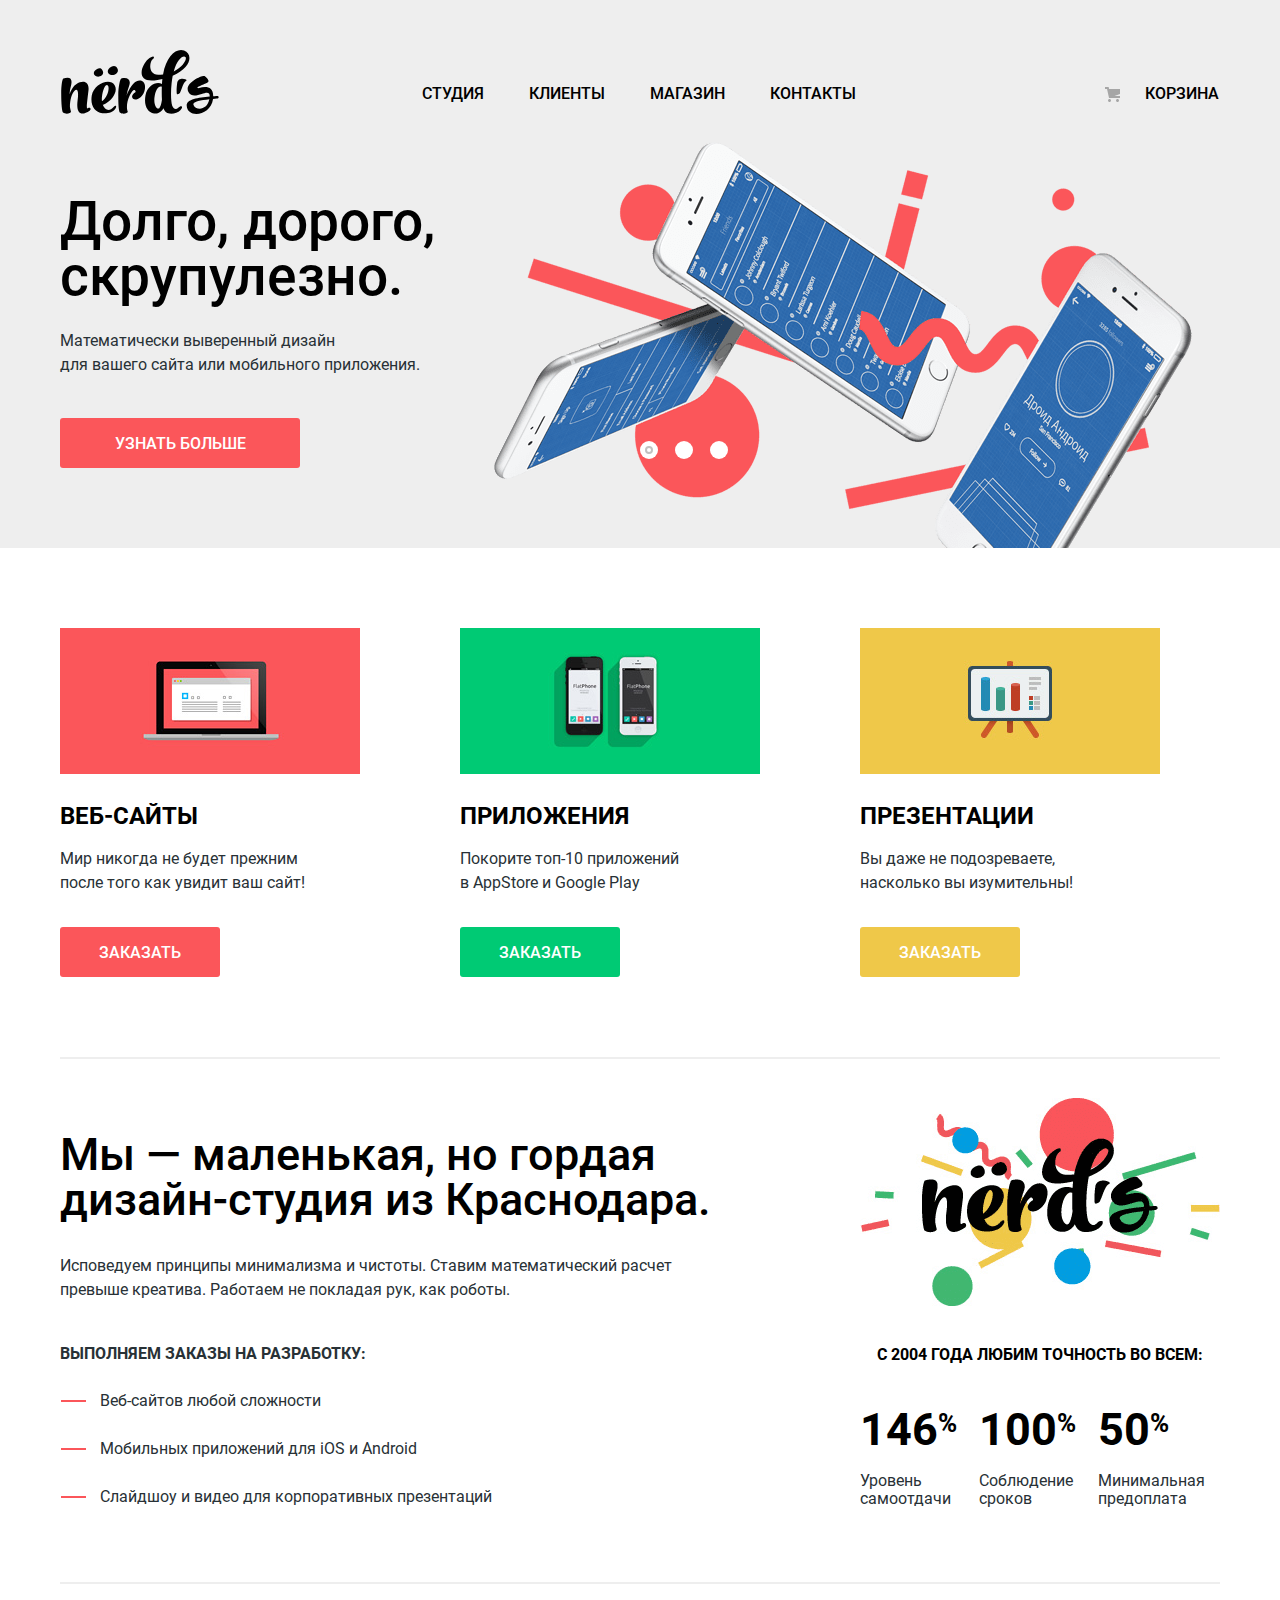
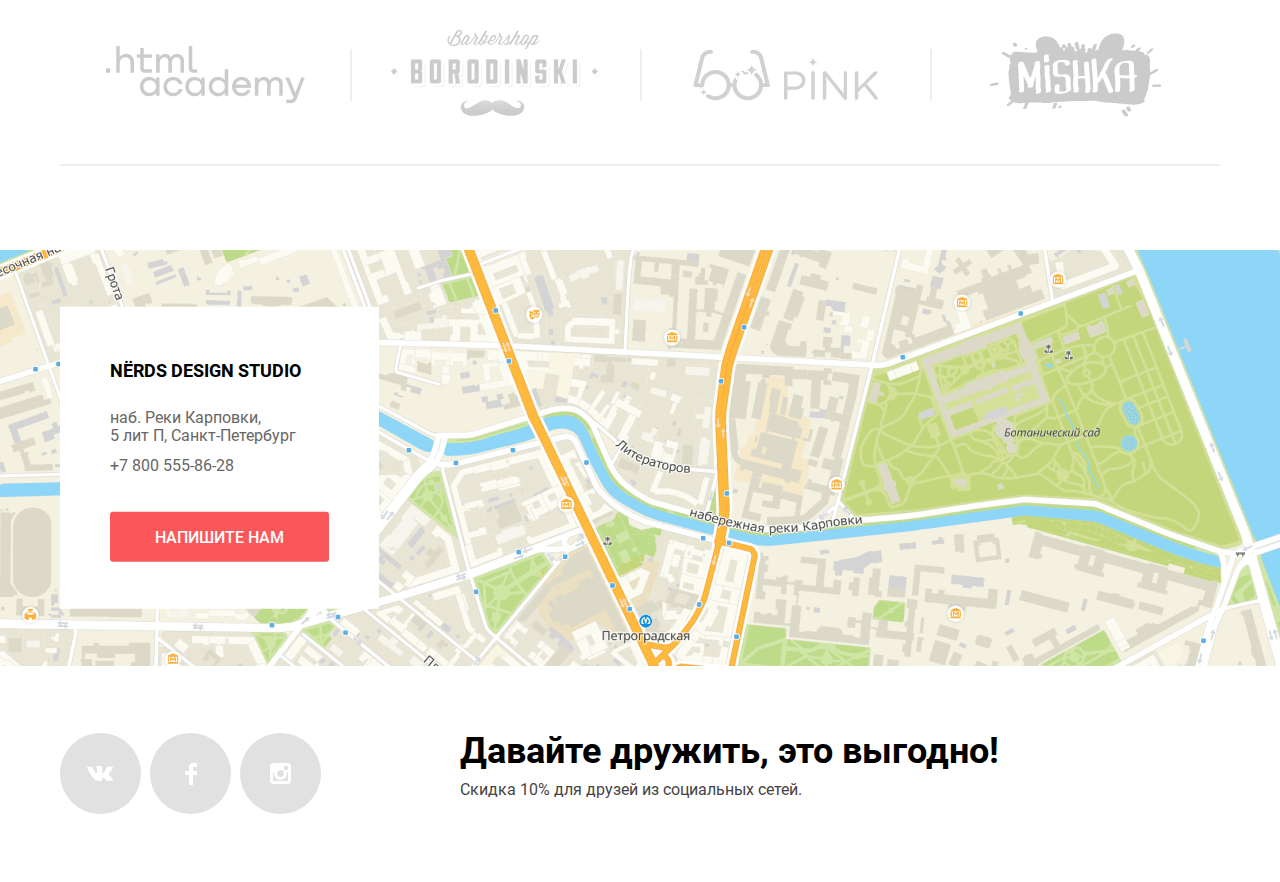
<file: index.html>
<!DOCTYPE html>
<html class="page" lang="ru">
  <head>
    <meta charset="utf-8">
    <title>HTML Academy: Нёрдс</title>
    <link rel="icon" href="favicon.ico">
    <link rel="icon" href="favicon/icon.svg" type="image/svg+xml">
    <link rel="apple-touch-icon" href="favicon/180.png">
    <link rel="manifest" href="manifest.webmanifest">
    <link href="css/normalize.css" rel="stylesheet">
    <link href="css/style.css" rel="stylesheet">
  </head>

  <body class="page-body">
    <header class="main-header">
      <div class="container">
        <nav class="main-nav">
          <a class="main-header-logo">
            <img src="img/nerds-logo.svg" width="160" height="65" alt="Логотип дизайн-студии «Нёрдс»">
          </a>
          <div class="main-navigation-wrapper">
            <ul class="site-nav">
              <li class="nav-item"><a href="blank.html">Студия</a></li>
              <li class="nav-item"><a href="blank.html">Клиенты</a></li>
              <li class="nav-item"><a href="catalog.html">Магазин</a></li>
              <li class="nav-item"><a href="blank.html">Контакты</a></li>
            </ul>
            <div class="cart-nav">
              <a class="cart-link" href="blank.html">Корзина</a>
            </div>
          </div>
        </nav>
      </div>
      <section class="features">
        <div class="container features-container">
          <h2 class="visually-hidden">Преимущества</h2>
          <ul class="features-list">
            <li class="feature-item feature-current">
              <h3 class="feature-title">Долго, дорого, скрупулезно.</h3>
              <p>Математически выверенный дизайн<br>для вашего сайта или мобильного приложения.</p>
              <a class="button feature-button" href="blank.html">Узнать больше</a>
            </li>
            <li class="feature-item">
              <h3 class="feature-title">Любим математику как никто другой</h3>
              <p>Никакого креатива, только математические формулы<br>для расчета идеальных пропорций</p>
              <a class="button feature-button" href="blank.html">Узнать больше</a>
            </li>
            <li class="feature-item">
              <h3 class="feature-title">Только ночь, только хардкор</h3>
              <p>Работать днем, как все? Мы против этого.<br>Ближе к полуночи работа только начинается.</p>
              <a class="button feature-button" href="blank.html">Узнать больше</a>
            </li>
          </ul>
          <div class="feature-controls">
            <button class="current" type="button" aria-label="Первый слайд"></button>
            <button type="button" aria-label="Второй слайд"></button>
            <button type="button" aria-label="Третий слайд"></button>
          </div>
        </div>
      </section>
    </header>

    <main>
      <div class="container">
        <h1 class="visually-hidden">Дизайн-студия «Нёрдс»</h1>
        <section class="services">
          <h2 class="visually-hidden">Услуги</h2>
          <ul class="services-list">
            <li class="service-item">
              <img src="img/services/illustration-1.jpg" alt="" width="300" height="146">
              <h3>Веб-сайты</h3>
              <p>Мир никогда не будет прежним<br> после того как увидит ваш сайт!</p>
              <a class="button services-button" href="blank.html">Заказать</a>
            </li>
            <li class="service-item">
              <img src="img/services/illustration-2.jpg" alt="" width="300" height="146">
              <h3>Приложения</h3>
              <p>Покорите топ-10 приложений<br> в AppStore и Google Play</p>
              <a class="button button-green services-button" href="blank.html">Заказать</a>
            </li>
            <li class="service-item">
              <img src="img/services/illustration-3.jpg" alt="" width="300" height="146">
              <h3>Презентации</h3>
              <p>Вы даже не подозреваете,<br> насколько вы изумительны!</p>
              <a class="button button-yellow services-button" href="blank.html">Заказать</a>
            </li>
          </ul>
        </section>
        <div class="main-info">
          <section class="company-info">
            <h2>Мы — маленькая, но гордая дизайн-студия из Краснодара.</h2>

            <p>Исповедуем принципы минимализма и чистоты. Ставим математический расчет превыше креатива. Работаем не покладая рук, как роботы.</p>

            <h3>Выполняем заказы на разработку:</h3>
            <ul class="info-list">
              <li class="info-item">Веб-сайтов любой сложности</li>
              <li class="info-item">Мобильных приложений для iOS и Android</li>
              <li class="info-item">Слайдшоу и видео для корпоративных презентаций</li>
            </ul>
          </section>
          <section class="statistics">
            <h2 class="visually-hidden">Статистика</h2>
            <img src="img/nerds-illustration.png" width="360" height="208" alt="Логотип дизайн-студии «Нёрдс»">
          
            <h3>с 2004 года любим точность во всем:</h3>
            <ul class="statistics-list">
              <li class="statistics-item"><span class="statistics-percent">146<sup>%</sup></span><br><span class="statistics-info">Уровень самоотдачи</span></li>
              <li class="statistics-item"><span class="statistics-percent">100<sup>%</sup></span><br><span class="statistics-info">Соблюдение сроков</span></li>
              <li class="statistics-item"><span class="statistics-percent">50<sup>%</sup></span><br><span class="statistics-info">Минимальная предоплата</span></li>
            </ul>
          </section>
        </div>
      </div>

      <section class="clients">
        <div class="container">
          <h2 class="visually-hidden">Наши клиенты</h2>
          <ul class="clients-list">
            <li class="clients-item">
              <a href="blank.html">
                <img src="img/clients/logo_htmlacademy.png" width="199" height="57" alt="Логотип HTML Academy">
              </a>
            </li>
            <li class="clients-item">
              <a href="blank.html">
                <img src="img/clients/logo-2.png" width="209" height="90" alt="Логотип Бородинский">
              </a>
            </li>
            <li class="clients-item">
              <a href="blank.html">
                <img src="img/clients/logo-3.png" width="185" height="52" alt="Логотип Pink">
              </a>
            </li>
            <li class="clients-item">
              <a href="blank.html">
                <img src="img/clients/logo-4.png" width="173" height="84" alt="Логотип Mishka">
              </a>
            </li>
          </ul>
        </div>
      </section> 

      <section class="contacts">
        <div class="contacts-container">
          <iframe src="https://yandex.ru/map-widget/v1/?um=constructor%3A4b603210a3e89349b12aa7765d134f2f7d3056ea79aba45786f76f08b64c9e33&amp;source=constructor" height="416"></iframe>
          <div class="container">
            <div class="contacts-wrapper">
              <h2>NЁRDS DESIGN STUDIO</h2>
              <p>
                наб. Реки Карповки,<br>
                5 лит П, Санкт-Петербург<br>
                <a class="contacts-phone" href="tel:+78005558628">+7 800 555-86-28</a>
              </p>
              <a class="button contacts-button" href="blank.html">Напишите нам</a>
            </div>
          </div>
        </div>
      </section>
    </main>

    <footer class="main-footer">
      <div class="container">
        <div class="footer">
          <ul class="footer-socials">
            <li>
              <a class="social-button" href="#">
                <span class="visually-hidden">Вконтакте</span>
                <svg width="27" height="15" viewBox="0 0 27 15" fill="none"><path d="M16.138 11.51C17.094 11.201 18.318 13.55 19.621 14.449C20.599 15.13 21.348 14.983 21.348 14.983L24.821 14.933C24.821 14.933 26.636 14.821 25.778 13.379C25.707 13.259 25.275 12.31 23.193 10.357C21.016 8.31404 21.311 8.64504 23.932 5.11304C25.529 2.96004 26.168 1.64504 25.968 1.08504C25.776 0.546037 24.603 0.686037 24.603 0.686037L20.69 0.713037C20.309 0.714037 19.986 0.832037 19.839 1.22804C19.836 1.23204 19.218 2.89404 18.394 4.30704C16.653 7.29604 15.958 7.45504 15.67 7.26804C15.009 6.83504 15.176 5.53104 15.176 4.60404C15.176 1.70704 15.608 0.499037 14.33 0.187037C13.903 0.0830374 13.591 0.0150374 12.502 0.00503741C11.11 -0.0159626 9.92797 0.00503743 9.25797 0.334037C8.81297 0.557037 8.47197 1.04604 8.67897 1.07404C8.93897 1.10904 9.52197 1.23404 9.83397 1.66004C10.235 2.21204 10.223 3.44904 10.223 3.44904C10.223 3.44904 10.452 6.86004 9.68297 7.28304C9.15497 7.57304 8.43297 6.98104 6.87997 4.26704C6.08697 2.87904 5.48797 1.34504 5.48797 1.34504C5.48797 1.34504 5.37197 1.06004 5.16197 0.904037C4.91197 0.719037 4.56197 0.660037 4.56197 0.660037L0.84797 0.684037C0.84797 0.684037 0.28997 0.700037 0.0849697 0.946037C-0.0970303 1.16404 0.0699697 1.61404 0.0699697 1.61404C0.0699697 1.61404 2.97897 8.49504 6.27297 11.961C9.29297 15.143 12.725 14.932 12.725 14.932H14.28C14.28 14.932 14.749 14.878 14.989 14.62C15.213 14.38 15.203 13.929 15.203 13.929C15.203 13.929 15.172 11.82 16.138 11.51Z" fill="white"/></svg>
              </a>
            </li>
            <li>
              <a class="social-button" href="#">
                <span class="visually-hidden">Фэйсбук</span>
                <svg width="12" height="22" viewBox="0 0 12 22" fill="none"><path d="M12 4V0H8C5.79086 0 4 1.79086 4 4V8H0V12H4V22H8V12H12V8H8V4H12Z" fill="white"/></svg>
              </a>
            </li>
            <li>
              <a class="social-button" href="#">
                <span class="visually-hidden">Инстаграм</span>
                <svg width="21" height="21" viewBox="0 0 21 21" fill="none"><path fill-rule="evenodd" clip-rule="evenodd" d="M3 0H18C19.65 0 21 1.35 21 3V18C21 19.65 19.65 21 18 21H3C1.35 21 0 19.65 0 18V3C0 1.35 1.35 0 3 0ZM14 10.5C14 8.57 12.43 7 10.5 7C8.57 7 7 8.57 7 10.5C7 12.43 8.57 14 10.5 14C12.43 14 14 12.43 14 10.5ZM3 18V9H4.181C4.0626 9.49127 4.00186 9.99467 4 10.5C4 14.0899 6.91015 17 10.5 17C14.0899 17 17 14.0899 17 10.5C16.9986 9.99464 16.9379 9.49118 16.819 9H18V18H3ZM14 7H18V3H14V7Z" fill="white"/></svg>
              </a>
            </li>
          </ul>
          <div class="footer-discount">
            <h2>Давайте дружить, это выгодно!</h2>
            <p>Скидка 10% для друзей из социальных сетей.</p>
          </div>
        </div>
      </div>
    </footer>

    <section class="textus">
      <h2>Напишите нам</h2>
      <form class="textus-form" action="https://echo.htmlacademy.ru" method="post">
        <div class="textus-form-data">
          <div class="textus-data">
            <div class="textus-item text-item-name">
              <label for="textus-name">Ваше имя:</label>
              <input id="textus-name" type="text" name="name" placeholder="Имя Фамилия">
            </div>
            <div class="textus-item text-item-email">
              <label for="textus-email">Ваш email:</label>
              <input id="textus-email" type="email" name="email" placeholder="email@example.com"> 
            </div>
          </div>
          <div class="textus-item letter">
            <label for="textus-text">Текст письма:</label>
            <textarea id="textus-text" name="letter" placeholder="В свободной форме"></textarea>
          </div>
        </div>
        <button class="button button-textus" type="submit">Отправить</button>
      </form>
      <button class="textus-close" type="button">
        <svg width="21" height="21" viewBox="0 0 21 21" fill="none" xmlns="http://www.w3.org/2000/svg"><path d="M13.3299 10.5005L20.7072 3.12321C21.0963 2.7317 21.0963 2.09952 20.7072 1.70801L19.292 0.291799C18.9005 -0.0972665 18.2683 -0.0972665 17.8768 0.291799L10.4995 7.67009L3.12221 0.2928C2.7307 -0.0962657 2.09852 -0.0962657 1.70701 0.2928L0.291799 1.70801C-0.0972665 2.09952 -0.0972665 2.7317 0.291799 3.12321L7.66909 10.5005L0.291799 17.8778C-0.0972665 18.2693 -0.0972665 18.9015 0.291799 19.293L1.70801 20.7082C2.09952 21.0973 2.7317 21.0973 3.12321 20.7082L10.5005 13.3309L17.8778 20.7082C18.2693 21.0973 18.9015 21.0973 19.293 20.7082L20.7082 19.293C21.0973 18.9015 21.0973 18.2693 20.7082 17.8778L13.3299 10.5005Z" fill="#FB565A"/>
        </svg>
      </button>
    </section>
  </body>
</html>
</file>
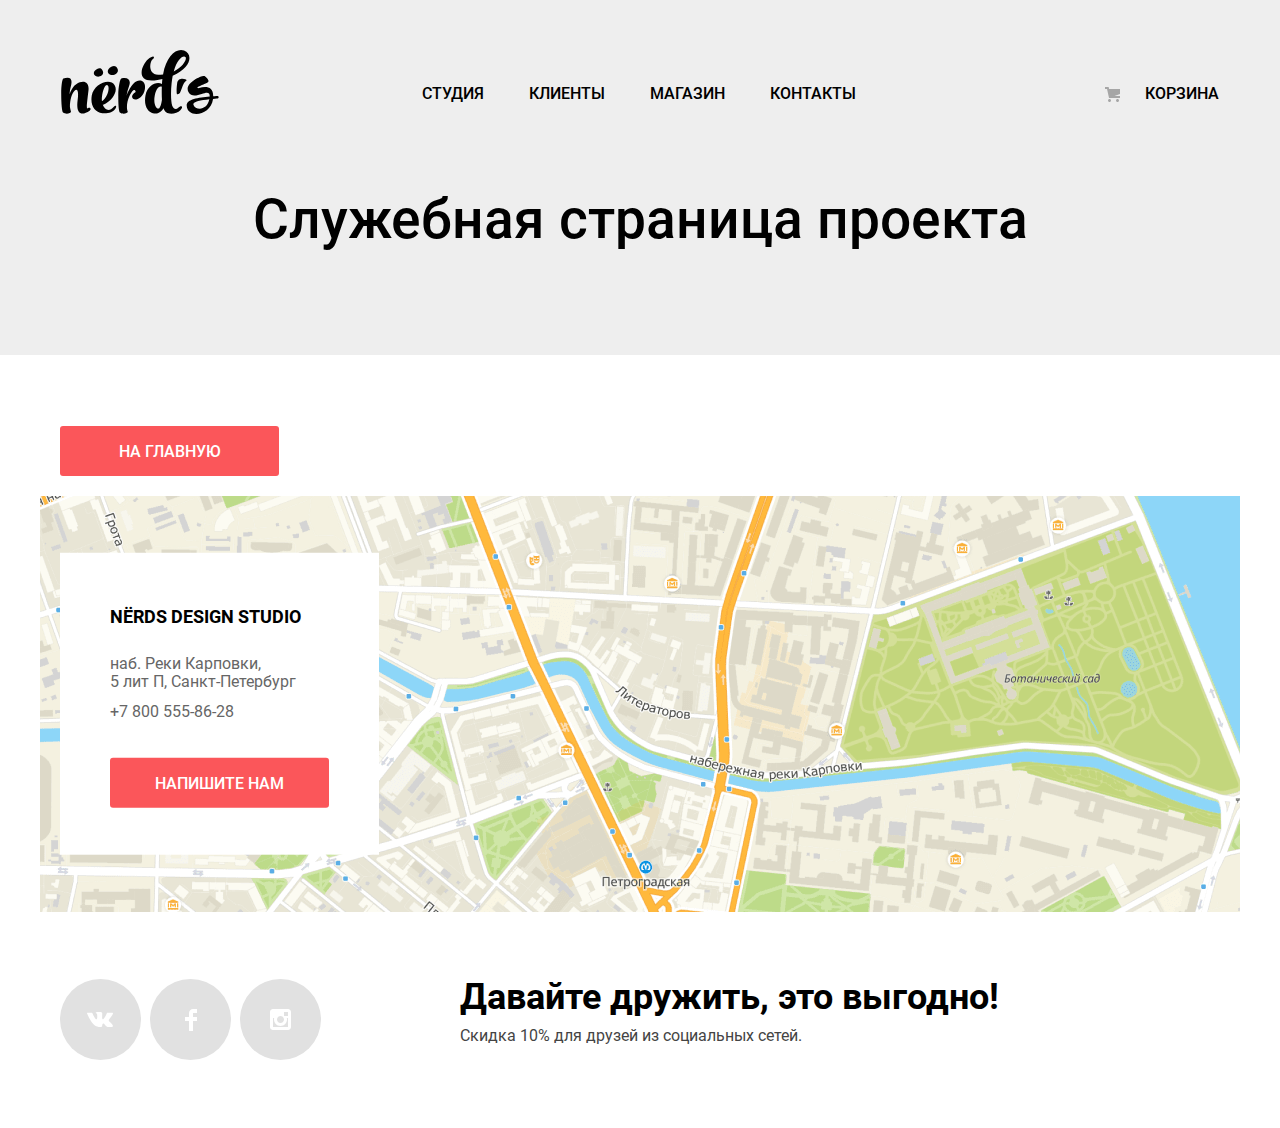
<file: blank.html>
<!DOCTYPE html>
<html class="page" lang="ru">
  <head>
    <meta charset="utf-8">
    <title>HTML Academy: Нёрдс</title>
    <link rel="icon" href="favicon.ico">
    <link rel="icon" href="favicon/icon.svg" type="image/svg+xml">
    <link rel="apple-touch-icon" href="favicon/180.png">
    <link rel="manifest" href="manifest.webmanifest">
    <link href="css/normalize.css" rel="stylesheet">
    <link href="css/style.css" rel="stylesheet">
  </head>
  <body class="page-body inner-page">
    <header class="main-header">
      <div class="container">
        <nav class="main-nav">
          <a class="main-header-logo" href="index.html">
            <img src="img/nerds-logo.svg" width="160" height="65" alt="Логотип дизайн-студии «Нёрдс»">
          </a>
          <div class="main-navigation-wrapper">
            <ul class="site-nav">
              <li class="nav-item"><a href="blank.html">Студия</a></li>
              <li class="nav-item"><a href="blank.html">Клиенты</a></li>
              <li class="nav-item"><a href="catalog.html">Магазин</a></li>
              <li class="nav-item"><a href="blank.html">Контакты</a></li>
            </ul>
            <div class="cart-nav">
              <a class="cart-link" href="blank.html">Корзина</a>
            </div>
          </div>
        </nav>
        <h1 class="page-title">Служебная страница проекта</h1>
      </div>
    </header>
    <main>
      <div class="container">
        <p>
          <a class="button return-button" href="index.html">На главную</a>
        </p>
      </div>
      <section class="contacts">
        <div class="container contacts-container">
          <iframe src="https://yandex.ru/map-widget/v1/?um=constructor%3A4b603210a3e89349b12aa7765d134f2f7d3056ea79aba45786f76f08b64c9e33&amp;source=constructor" height="416"></iframe>
          <div class="container">
            <div class="contacts-wrapper">
              <h2>NЁRDS DESIGN STUDIO</h2>
              <p>
                  наб. Реки Карповки,<br>
                  5 лит П, Санкт-Петербург<br>
                <a class="contacts-phone" href="tel:+78005558628">+7 800 555-86-28</a>
              </p>
              <a class="button contacts-button" href="blank.html">Напишите нам</a>
            </div>
          </div>
        </div>
      </section>      
    </main>

    <footer class="main-footer">
      <div class="container">
        <div class="footer">
          <ul class="footer-socials">
            <li>
              <a class="social-button" href="#">
                <span class="visually-hidden">Вконтакте</span>
                <svg width="27" height="15" viewBox="0 0 27 15" fill="none"><path d="M16.138 11.51C17.094 11.201 18.318 13.55 19.621 14.449C20.599 15.13 21.348 14.983 21.348 14.983L24.821 14.933C24.821 14.933 26.636 14.821 25.778 13.379C25.707 13.259 25.275 12.31 23.193 10.357C21.016 8.31404 21.311 8.64504 23.932 5.11304C25.529 2.96004 26.168 1.64504 25.968 1.08504C25.776 0.546037 24.603 0.686037 24.603 0.686037L20.69 0.713037C20.309 0.714037 19.986 0.832037 19.839 1.22804C19.836 1.23204 19.218 2.89404 18.394 4.30704C16.653 7.29604 15.958 7.45504 15.67 7.26804C15.009 6.83504 15.176 5.53104 15.176 4.60404C15.176 1.70704 15.608 0.499037 14.33 0.187037C13.903 0.0830374 13.591 0.0150374 12.502 0.00503741C11.11 -0.0159626 9.92797 0.00503743 9.25797 0.334037C8.81297 0.557037 8.47197 1.04604 8.67897 1.07404C8.93897 1.10904 9.52197 1.23404 9.83397 1.66004C10.235 2.21204 10.223 3.44904 10.223 3.44904C10.223 3.44904 10.452 6.86004 9.68297 7.28304C9.15497 7.57304 8.43297 6.98104 6.87997 4.26704C6.08697 2.87904 5.48797 1.34504 5.48797 1.34504C5.48797 1.34504 5.37197 1.06004 5.16197 0.904037C4.91197 0.719037 4.56197 0.660037 4.56197 0.660037L0.84797 0.684037C0.84797 0.684037 0.28997 0.700037 0.0849697 0.946037C-0.0970303 1.16404 0.0699697 1.61404 0.0699697 1.61404C0.0699697 1.61404 2.97897 8.49504 6.27297 11.961C9.29297 15.143 12.725 14.932 12.725 14.932H14.28C14.28 14.932 14.749 14.878 14.989 14.62C15.213 14.38 15.203 13.929 15.203 13.929C15.203 13.929 15.172 11.82 16.138 11.51Z" fill="white"/></svg>
              </a>
            </li>
            <li>
              <a class="social-button" href="#">
                <span class="visually-hidden">Фэйсбук</span>
                <svg width="12" height="22" viewBox="0 0 12 22" fill="none"><path d="M12 4V0H8C5.79086 0 4 1.79086 4 4V8H0V12H4V22H8V12H12V8H8V4H12Z" fill="white"/></svg>
              </a>
            </li>
            <li>
              <a class="social-button" href="#">
                <span class="visually-hidden">Инстаграм</span>
                <svg width="21" height="21" viewBox="0 0 21 21" fill="none"><path fill-rule="evenodd" clip-rule="evenodd" d="M3 0H18C19.65 0 21 1.35 21 3V18C21 19.65 19.65 21 18 21H3C1.35 21 0 19.65 0 18V3C0 1.35 1.35 0 3 0ZM14 10.5C14 8.57 12.43 7 10.5 7C8.57 7 7 8.57 7 10.5C7 12.43 8.57 14 10.5 14C12.43 14 14 12.43 14 10.5ZM3 18V9H4.181C4.0626 9.49127 4.00186 9.99467 4 10.5C4 14.0899 6.91015 17 10.5 17C14.0899 17 17 14.0899 17 10.5C16.9986 9.99464 16.9379 9.49118 16.819 9H18V18H3ZM14 7H18V3H14V7Z" fill="white"/></svg>
              </a>
            </li>
          </ul>
          <div class="footer-discount">
            <h2>Давайте дружить, это выгодно!</h2>
            <p>Скидка 10% для друзей из социальных сетей.</p>
          </div>
        </div>
      </div>
    </footer>
  </body>
</html>
</file>
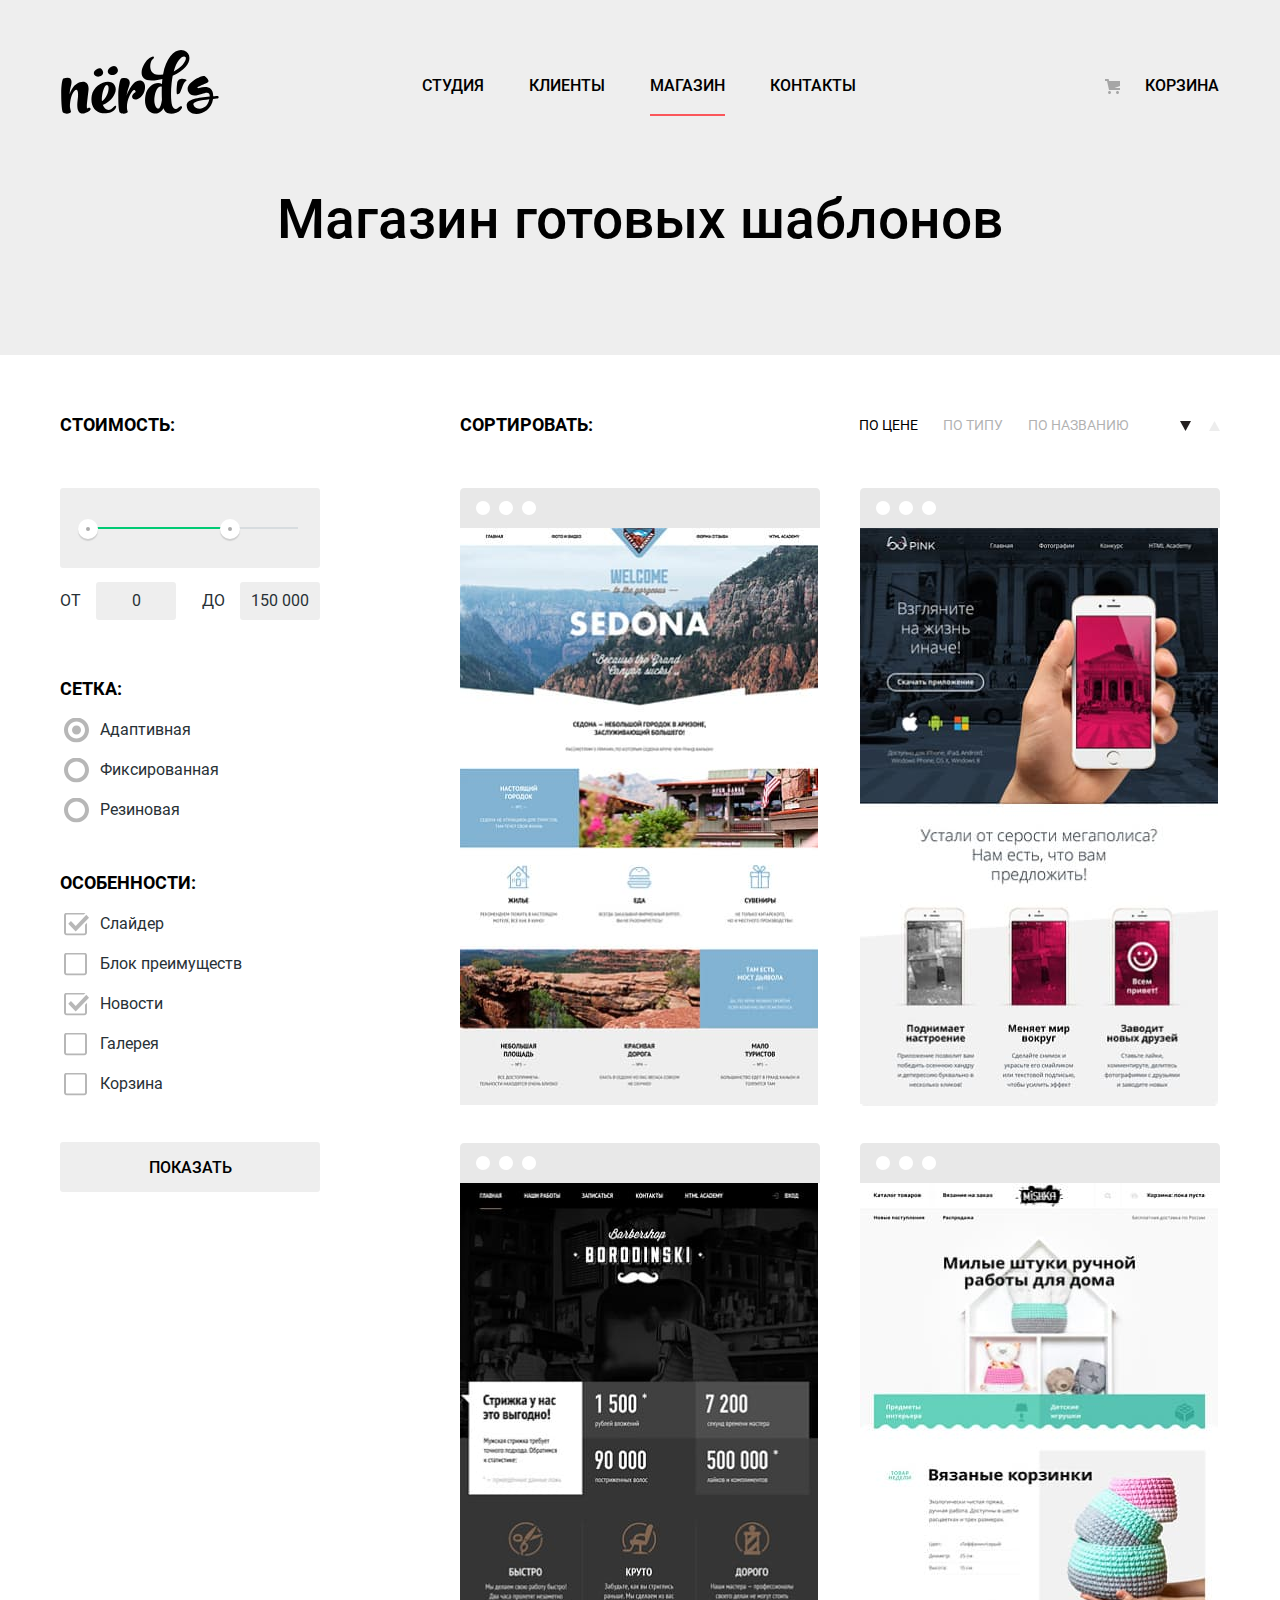
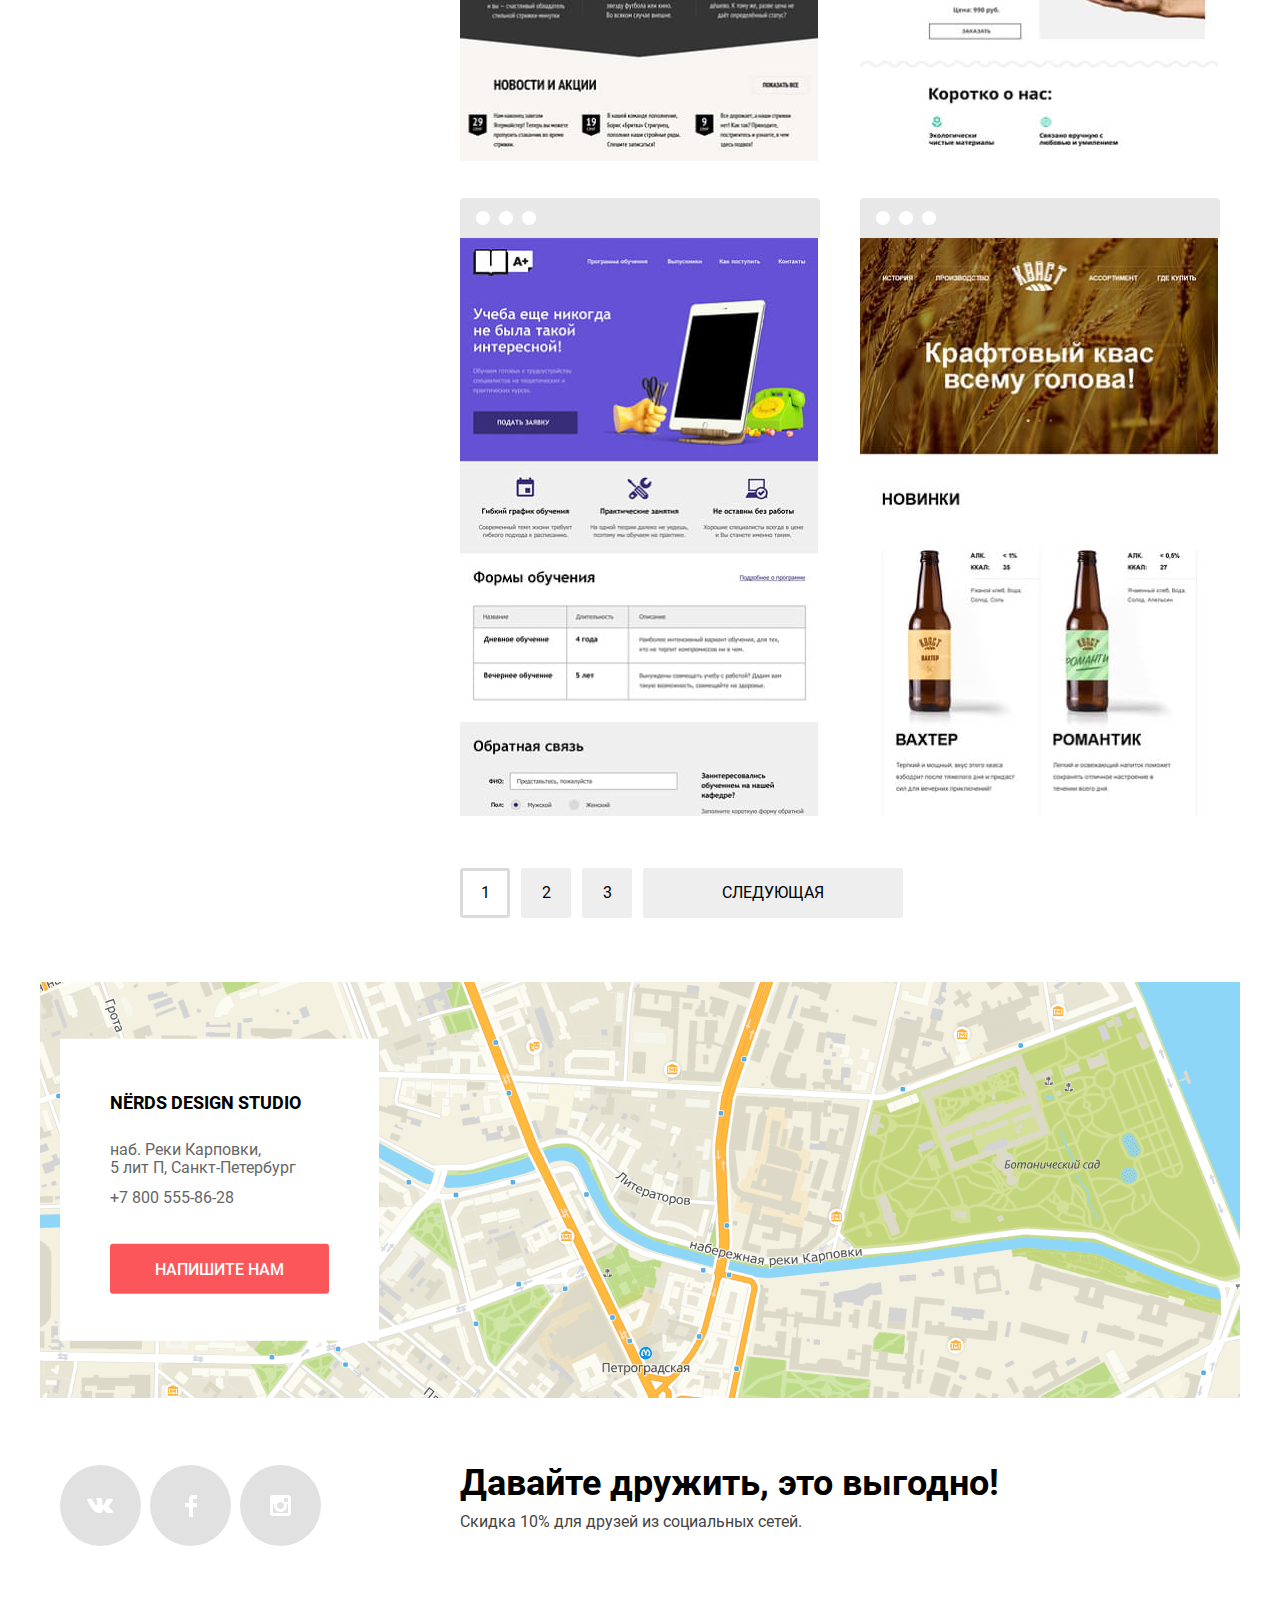
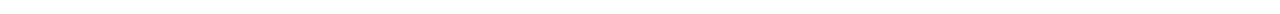
<file: catalog.html>
<!DOCTYPE html>
<html class="page" lang="ru">
  <head>
    <meta charset="utf-8">
    <title>HTML Academy: Нёрдс</title>
    <link rel="icon" href="favicon.ico">
    <link rel="icon" href="favicon/icon.svg" type="image/svg+xml">
    <link rel="apple-touch-icon" href="favicon/180.png">
    <link rel="manifest" href="manifest.webmanifest">
    <link href="css/normalize.css" rel="stylesheet">
    <link href="css/style.css" rel="stylesheet">
  </head>
  <body class="page-body inner-page">
    <header class="main-header">
      <div class="container">
        <nav class="main-nav">
          <a class="main-header-logo" href="index.html">
            <img src="img/nerds-logo.svg" width="160" height="65" alt="Логотип дизайн-студии «Нёрдс»">
          </a>
          <div class="main-navigation-wrapper">
            <ul class="site-nav">
              <li class="nav-item"><a href="blank.html">Студия</a></li>
              <li class="nav-item"><a href="blank.html">Клиенты</a></li>
              <li class="nav-item nav-item-active"><a href="catalog.html">Магазин</a></li>
              <li class="nav-item"><a href="blank.html">Контакты</a></li>
            </ul>
            <div class="cart-nav">
              <a class="cart-link" href="blank.html">Корзина</a>
            </div>
          </div>
        </nav>
        <h1 class="page-title">Магазин готовых шаблонов</h1>
      </div>
    </header>

    <main class="page-catalog">

      <div class="content-layout container">
        <div class="content-layout-left">
          <section class="filters">
            <h2 class="visually-hidden">Фильтр услуг</h2>
            <form class="filter" method="get" action="https://echo.htmlacademy.ru">
              <fieldset class="filter-item">
                <legend class="price-legend">Стоимость:</legend>
                <div class="range-filter"> 
                  <div class="range-controls">
                    <div class="scale">
                      <div class="bar"></div>
                    </div>
                    <div class="toggle toggle-min"></div>
                    <div class="toggle toggle-max"></div>
                  </div>
                  <div class="price-controls">
                    <label class="min-price">
                      От <input class="filter-input-range" type="text" name="min-price" value="0">
                    </label>
                    <label class="max-price">
                      До <input class="filter-input-range" type="text" name="max-price" value="150 000">
                    </label>
                  </div>                
                </div>
              </fieldset>
              <fieldset>
                <legend>Сетка:</legend>
                <ul>
                  <li class="filter-option filter-radio">
                    <input class="filter-input-radio filter-input" type="radio" name="grid" value="adaptive" id="filter-adaptive" checked>
                    <label class="filter-label-radio filter-label" for="filter-adaptive">Адаптивная</label>
                  </li>
                  <li class="filter-option filter-radio">
                    <input class="filter-input-radio filter-input" type="radio" name="grid" value="fixed" id="filter-fixed">
                    <label class="filter-label-radio filter-label" for="filter-fixed">Фиксированная</label>
                  </li>
                  <li class="filter-option filter-radio">
                    <input class="filter-input-radio filter-input" type="radio" name="grid" value="rubber" id="filter-rubber">
                    <label class="filter-label-radio filter-label" for="filter-rubber">Резиновая</label>
                  </li>
                </ul>
              </fieldset>
              <fieldset>
                <legend>Особенности:</legend>
                <ul>
                  <li class="filter-option filter-checkbox">
                    <input class="filter-input-checkbox filter-input" type="checkbox" name="slider" id="filter-slider" checked>
                    <label class="filter-label-checkbox filter-label" for="filter-slider">Слайдер</label>
                  </li>
                  <li class="filter-option filter-checkbox">
                    <input class="filter-input-checkbox filter-input" type="checkbox" name="advantages" id="filter-advantages">
                    <label class="filter-label-checkbox filter-label" for="filter-advantages">Блок преимуществ</label>
                  </li>
                  <li class="filter-option filter-checkbox">
                    <input class="filter-input-checkbox filter-input" type="checkbox" name="news" id="filter-news" checked>
                    <label class="filter-label-checkbox filter-label" for="filter-news">Новости</label>
                  </li>
                  <li class="filter-option filter-checkbox">
                    <input class="filter-input-checkbox filter-input" type="checkbox" name="galery" id="filter-galery">
                    <label class="filter-label-checkbox filter-label" for="filter-galery">Галерея</label>
                  </li>
                  <li class="filter-option filter-checkbox">
                    <input class="filter-input-checkbox filter-input" type="checkbox" name="shopping-cart" id="filter-shopping-cart">
                    <label class="filter-label-checkbox filter-label" for="filter-shopping-cart">Корзина</label>
                  </li>
                </ul>
              </fieldset>
              <button class="button filter-button" type="submit">Показать</button>
            </form>
          </section>
        </div>
        <div class="content-layout-center">
          <h2 class="visually-hidden">Список готовых шаблонов</h2>
          <div class="sorting">
            Сортировать:
            <ul class="sorting-list">
              <li class="sorting-item sorting-item-active"><a href="">По цене</a></li>
              <li class="sorting-item"><a href="">По типу</a></li>
              <li class="sorting-item"><a href="">По названию</a></li>
            </ul>
            <div class="sorting-arrows">
              <div class="sorting-arrow sorting-arrow-active">
                <a href=""><svg width="11" height="10" viewBox="0 0 11 10" fill="none" xmlns="http://www.w3.org/2000/svg"><path d="M5.5 10L0 0H11" fill="#A6A6A6"/>
                </svg></a>
              </div>
              <div class="sorting-arrow">
                <a href=""><svg width="11" height="10" viewBox="0 0 11 10" fill="none" xmlns="http://www.w3.org/2000/svg"><path d="M5.5 0L0 10H11L5.5 0Z" fill="#A6A6A6"/>
                </svg></a>
              </div>
            </div>
          </div>
          <div class="catalog-container">
            <ul class="catalog-list">
              <li class="catalog-item">
                <img src="img/catalog/img-sedona.jpg" width="358" height="578" alt="Шаблон сайта Sedona">
                <div class="catalog-item-info">
                  <h3 class="catalog-item-title"><a href="#">Sedona</a></h3>
                  <p>Информационный сайт для туристов</p>
                  <a class="button price-button" href="">9 900 ₽</a>
                </div>
              </li>
              <li class="catalog-item">
                <img src="img/catalog/img-pinkapp.jpg" width="358" height="578" alt="Шаблон сайта Pink App">
                <div class="catalog-item-info">
                  <h3 class="catalog-item-title"><a href="#">Pink App</a></h3>
                  <p>Продуктовый лендинг приложения для iOS и Android</p>
                  <a class="button price-button" href="">9 900 ₽</a>
                </div>
              </li>
              <li class="catalog-item">
                <img src="img/catalog/img-barbershop.jpg" width="358" height="578" alt="Шаблон сайта Барбершоп Бородинский">
                <div class="catalog-item-info">
                  <h3 class="catalog-item-title"><a href="#">Барбершоп Бородинский</a></h3>
                  <p>Сайт салона красоты. Для мужчин, да.</p>
                  <a class="button price-button" href="">9 900 ₽</a>
                </div>
              </li>
              <li class="catalog-item">
                <img src="img/catalog/img-mishka.jpg" width="358" height="578" alt="Шаблон сайта Mishka">
                <div class="catalog-item-info">
                  <h3 class="catalog-item-title"><a href="#">Mishka</a></h3>
                  <p>Интернет-магазин вязаных игрушек</p>
                  <a class="button price-button" href="">9 900 ₽</a>
                </div>
              </li>
              <li class="catalog-item">
                <img src="img/catalog/img-aplus.jpg" width="358" height="578" alt="Шаблон сайта A+">
                <div class="catalog-item-info">
                  <h3 class="catalog-item-title"><a href="#">A+</a></h3>
                  <p>Лендинг курсов повышения квалификации</p>
                  <a class="button price-button" href="">9 900 ₽</a>
                </div>
              </li>
              <li class="catalog-item">
                <img src="img/catalog/img-kvast.jpg" width="358" height="578" alt="Шаблон сайта Кваст">
                <div class="catalog-item-info">
                  <h3 class="catalog-item-title"><a href="#">Кваст</a></h3>
                  <p>Промо-сайт производителя крафтового кваса</p>
                  <a class="button price-button" href="">9 900 ₽</a>
                </div>
              </li>
            </ul>
          </div>
          <ul class="catalog-nav-list">
            <li class="catalog-nav-item catalog-nav-item-current"><a>1</a></li>
            <li class="catalog-nav-item"><a href="#">2</a></li>
            <li class="catalog-nav-item"><a href="#">3</a></li>
            <li class="catalog-nav-item"><a href="#">Следующая</a></li>
          </ul>
        </div>
      </div>
      
      <section class="contacts">
        <div class="container contacts-container">
          <iframe src="https://yandex.ru/map-widget/v1/?um=constructor%3A4b603210a3e89349b12aa7765d134f2f7d3056ea79aba45786f76f08b64c9e33&amp;source=constructor" height="416"></iframe>
          <div class="container">
            <div class="contacts-wrapper">
              <h2>NЁRDS DESIGN STUDIO</h2>
              <p>
                наб. Реки Карповки,<br>
                5 лит П, Санкт-Петербург<br>
                <a class="contacts-phone" href="tel:+78005558628">+7 800 555-86-28</a>
              </p>
              <a class="button contacts-button" href="blank.html">Напишите нам</a>
            </div>
          </div>         
        </div>
        <!-- <img src="img/map_1.png" width="1440" height="416" alt="Карта офиса"> -->
      </section>
    </main>

    <footer class="main-footer">
      <div class="container">
        <div class="footer">
          <ul class="footer-socials">
            <li>
              <a class="social-button" href="#">
                <span class="visually-hidden">Вконтакте</span>
                <svg width="27" height="15" viewBox="0 0 27 15" fill="none"><path d="M16.138 11.51C17.094 11.201 18.318 13.55 19.621 14.449C20.599 15.13 21.348 14.983 21.348 14.983L24.821 14.933C24.821 14.933 26.636 14.821 25.778 13.379C25.707 13.259 25.275 12.31 23.193 10.357C21.016 8.31404 21.311 8.64504 23.932 5.11304C25.529 2.96004 26.168 1.64504 25.968 1.08504C25.776 0.546037 24.603 0.686037 24.603 0.686037L20.69 0.713037C20.309 0.714037 19.986 0.832037 19.839 1.22804C19.836 1.23204 19.218 2.89404 18.394 4.30704C16.653 7.29604 15.958 7.45504 15.67 7.26804C15.009 6.83504 15.176 5.53104 15.176 4.60404C15.176 1.70704 15.608 0.499037 14.33 0.187037C13.903 0.0830374 13.591 0.0150374 12.502 0.00503741C11.11 -0.0159626 9.92797 0.00503743 9.25797 0.334037C8.81297 0.557037 8.47197 1.04604 8.67897 1.07404C8.93897 1.10904 9.52197 1.23404 9.83397 1.66004C10.235 2.21204 10.223 3.44904 10.223 3.44904C10.223 3.44904 10.452 6.86004 9.68297 7.28304C9.15497 7.57304 8.43297 6.98104 6.87997 4.26704C6.08697 2.87904 5.48797 1.34504 5.48797 1.34504C5.48797 1.34504 5.37197 1.06004 5.16197 0.904037C4.91197 0.719037 4.56197 0.660037 4.56197 0.660037L0.84797 0.684037C0.84797 0.684037 0.28997 0.700037 0.0849697 0.946037C-0.0970303 1.16404 0.0699697 1.61404 0.0699697 1.61404C0.0699697 1.61404 2.97897 8.49504 6.27297 11.961C9.29297 15.143 12.725 14.932 12.725 14.932H14.28C14.28 14.932 14.749 14.878 14.989 14.62C15.213 14.38 15.203 13.929 15.203 13.929C15.203 13.929 15.172 11.82 16.138 11.51Z" fill="white"/></svg>
              </a>
            </li>
            <li>
              <a class="social-button" href="#">
                <span class="visually-hidden">Фэйсбук</span>
                <svg width="12" height="22" viewBox="0 0 12 22" fill="none"><path d="M12 4V0H8C5.79086 0 4 1.79086 4 4V8H0V12H4V22H8V12H12V8H8V4H12Z" fill="white"/></svg>
              </a>
            </li>
            <li>
              <a class="social-button" href="#">
                <span class="visually-hidden">Инстаграм</span>
                <svg width="21" height="21" viewBox="0 0 21 21" fill="none"><path fill-rule="evenodd" clip-rule="evenodd" d="M3 0H18C19.65 0 21 1.35 21 3V18C21 19.65 19.65 21 18 21H3C1.35 21 0 19.65 0 18V3C0 1.35 1.35 0 3 0ZM14 10.5C14 8.57 12.43 7 10.5 7C8.57 7 7 8.57 7 10.5C7 12.43 8.57 14 10.5 14C12.43 14 14 12.43 14 10.5ZM3 18V9H4.181C4.0626 9.49127 4.00186 9.99467 4 10.5C4 14.0899 6.91015 17 10.5 17C14.0899 17 17 14.0899 17 10.5C16.9986 9.99464 16.9379 9.49118 16.819 9H18V18H3ZM14 7H18V3H14V7Z" fill="white"/></svg>
              </a>
            </li>
          </ul>
          <div class="footer-discount">
            <h2>Давайте дружить, это выгодно!</h2>
            <p>Скидка 10% для друзей из социальных сетей.</p>
          </div>
        </div>
      </div>
    </footer>
</body>
</html>
</file>
<file: css/style.css>
:root {
	--basic-white: #ffffff;
	--basic-grey: #EEEEEE;
	--basic-black: #000000;
	--basic-red: #FB565A;
	--basic-yellow: #EFC849;
	--basic-green: #00CA74;
	--red-hover: #E74246;
	--red-focus: #D7373B;
	--green-hover: #00BC6C;
	--green-focus: #00AA62;
	--yellow-hover: #EAB534;
	--yellow-focus: #E5A722;
	--grey-hover: #B4B9BB;
	--basic-extra-grey: #D7DCDE;
	--grey-social: #E1E1E1;
	--basic-dark-grey: #666666;
	--grey-catalog-hover: #DFDFDF;
	--grey-catalog-focus: #D5D5D5;
	--grey-cat-nav-item: #DBDBDB;
	--black-filter: #283136;
	--dark-grey-hover: #4D4D4D;
	--grey-scale: #D7DCDF;
	--green-scale: #00CA74;
	--grey-toggle: #ABABAB;
	--grey-toggle-shadow: #cfcfcf;
	--grey-button-current: #c1c1c1;
	--grey-arrow-hover: #A6A6A6;
	--black-arrow-focus: #231F20;
	--grey-footer: #444444;
}

@font-face {
	font-family: "Roboto";
	font-style: normal;
	font-weight: 400;
	src: local("Roboto"),
	url("../fonts/roboto.woff2") format("woff2"),
    url("../fonts/roboto.woff") format("woff");
}

@font-face {
	font-family: "Roboto";
	font-style: normal;
	font-weight: 700;
	src: local("Roboto"),
	url("../fonts/robotobold.woff2") format("woff2"),
	url("../fonts/robotobold.woff") format("woff");
}

@font-face {
	font-family: "Roboto";
	font-style: normal;
	font-weight: 500;
	src: local("Roboto"),
	url("../fonts/robotomedium.woff2") format("woff2"),
	url("../fonts/robotomedium.woff") format("woff");
}	

body {
	min-width: 960px;
	margin: 0;
	padding: 0;
	font-size: 16px;
	line-height: 24px;
	font-weight: 400;
	font-family: "Roboto", "Arial", sans-serif;
	min-height: 100%;
	display: grid;
	grid-template-rows: min-content 1fr min-content;
}

a {
	text-decoration: none;
}

img {
	max-width: 100%;
	height: auto;
}

.page {
  height: 100%;
}

.main-header {
	background-color: var(--basic-grey);
}

.main-nav {
	line-height: 30px;
	font-weight: 500;
	text-transform: uppercase;
	background-color: var(--basic-grey);
	display: flex;
	align-items: center;
	justify-content: space-between;
	padding-top: 49px;
}

.main-navigation-wrapper {
	width: 100%;
	display: flex;
	justify-content: space-between;
	padding-top: 14px;
}

.main-header-logo img {
	width: 160px;
	height: 65px;
}

.main-header-logo {
	flex-shrink: 0;
}

.main-header-logo img:hover {
	opacity: 0.7;
}

.main-header-logo img:active {
	opacity: 0.3;
}

.container {
	width: 1200px;
	margin: 0 auto;
	padding: 0 20px;
	box-sizing: border-box;
}

.content-layout {
	display: flex;
}

.content-layout-center {
	flex-grow: 1;
}

.content-layout-left {
	flex-shrink: 0;
	flex-basis: 260px;
	margin-right: 140px;
}

.site-nav {
	display: flex;
	flex-wrap: wrap;
	list-style: none;
	width: 640px;
	margin: 0;
	padding: 0;
	padding-left: 179px;
}

.cart-nav {
	max-width: 160px;
}

.cart-nav .cart-link {
	padding-left: 62px;
	position: relative;
}

.cart-link::before {
	content: "";
	position: absolute;
	left: 22px;
	top: 8px;
	display: block;
	width: 15px;
	height: 15px;
	background-image: url("../img/icons/cart-icon.svg");
	background-repeat: no-repeat;
	background-position: 0 0;
}

.site-nav-current a:not([href]) {
	background-color: var(--basic-grey);
}
.site-nav a,
.cart-nav a {
  	color: var(--basic-black);
  	display: block;
  	padding-top: 0;
  	padding-bottom: 0;
  	margin-left: 22.5px;
  	margin-right: 22.5px;
}

.site-nav a:hover,
.cart-nav a:hover {
  	color: var(--basic-red);
}

.site-nav a:focus,
.cart-nav a:focus {
	color: rgba(0, 0, 0, 0.3);
}

.nav-item-active a {
	border-bottom: solid 2px var(--basic-red);
	padding-bottom: 13px;
}

.features {
	position: relative;
}

h1, .features {
	background-color: var(--basic-grey);
}

.visually-hidden {
	position: absolute;
  width: 1px;
  height: 1px;
  margin: -1px;
  border: 0;
  padding: 0;
  white-space: nowrap;
  clip-path: inset(100%);
  clip: rect(0 0 0 0);
  overflow: hidden;
}

.feature-title {
	width: 538px;
	margin: 0;
	padding: 0;
	margin-bottom: 25px;
	padding-top: 70px;
	font-size: 55px;
  line-height: 55px;
  font-weight: 500;
  color: var(--basic-black);
}

.features-list {
	list-style: none;
	margin: 0;
	padding: 0;	
}

.feature-item {
	display: none;
	background-image: url("../img/nerds-index-slide1.png");
	background-repeat: no-repeat;
	background-position: right top;
	background-size: 760px 431px;
	padding-bottom: 80px;
	margin-top: 0;
	color: var(--black-filter);
}

.feature-current {
	display: block;
}

.feature-item p {
	margin-bottom: 41px;
}

.feature-button {
	width: 240px;
}

.feature-controls {
	position: absolute;
	top:50%;
	left:50%;
	z-index: 20;
	top: 317px;
	display: flex;
	width: 88px;
	justify-content: space-between;
}

button.current::before {
	content: '';
	display: flex;
	margin: auto;
	width: 4px;
	height: 4px;
	border: 2px solid var(--grey-button-current);
	border-radius: 50%;
}

.feature-controls button {
	padding: 0;
	width: 18px;
	height: 18px;
	background-color: var(--basic-white);
	border: none;
	border-radius: 50%;
	cursor: pointer;
}

.services {
	padding-bottom: 80px;
	margin-top: 80px;
	border-bottom: 2px solid var(--basic-grey);
}

.services-list {
	list-style: none;
	background-color: var(--basic-white);
	display: flex;
	margin: 0;
	padding: 0;
	justify-content: space-between;
	width: 1100px;
}

.service-item {
	width: 300px;
	margin: 0;
	padding: 0;
 }

 .service-item img {
 	margin: 0;
 	padding: 0;
 	margin-bottom: 20px;
}

.service-item h3 {
	font-size: 24px;
  line-height: 30px;
  font-weight: 700;
  text-transform: uppercase;
  margin: 0;
  padding: 0;
  margin-bottom: 16px;
  color: var(--basic-black);
}

.service-item p {
	color: var(--black-filter);
	margin: 0;
	margin-bottom: 32px;
}

.services-button {
	width: 160px;
}

.company-info h2 {
	font-size: 45px;
  line-height: 45px;
  font-weight: 500;
  margin: 0;
  color: var(--basic-black);
  padding-top: 34px;
}

.main-info {
	display: flex;
	justify-content: space-between;
	margin-bottom: 73px;
	margin-top: 39px;
}

.company-info {
	width: 651px;
 }

 .company-info p,
 .company-info h3 {
 	color: var(--black-filter);
 }

 .main-info h2 {
	margin: 0;
	margin-bottom: 32px;
 }

.main-info p {
	margin: 0;
	margin-bottom: 40px;
}

.main-info h3 {
	margin-bottom: 23px;
	font-weight: 700;
	text-transform: uppercase;
	font-size: 16px;
}

.info-list {
	margin-bottom: 23px;
	margin: 0;
	list-style: none;
	height: 120px;
	display: flex;
	flex-direction: column;
	justify-content: space-between;
}

.info-item {
	position: relative;
	line-height: 24px;
	color: var(--black-filter);
}

.info-item::before {
	content: "";
	position: absolute;
	left: -39px;
	top: 50%;
	transform: translateY(-50%);
	width: 25px;
	height: 2px;
	background-color: var(--basic-red);
	background-position: left;
}

.statistics {
  	width: 360px;
  }

.statistics h3 {
	text-align: center;
	color: var(--basic-black);
	margin: 0;
	padding: 0;
	margin-top: 30px;
	margin-bottom: 31px;
}

.statistics img {
	width: 360px;
	height: 208px;
	margin: 0;
}

.statistics-list {
	list-style: none;
	margin: 0;
	padding: 0;

	display: flex;
	justify-content: space-between;
	width: 360px;
}

.statistics-item {
	line-height: 18px;
	color: var(--black-filter);
}

.statistics-percent {
	font-weight: 700;
	font-size: 45px;
	line-height: 64px;
	text-transform: uppercase;
	color: var(--basic-black);
	padding-right: 22px;
}

.statistics-info {
	padding-top: 10px;
	display: block;
}

sup {
	font-size: 26px;
	line-height: 40px;
}

.clients-list {
	list-style: none;
  display: flex;
  justify-content: space-between;
  align-items: center;

  margin: 0;
	padding: 0;
  margin-bottom: 80px;
  padding-top: 46px;
  padding-bottom: 44px;

  border-top: 2px solid var(--basic-grey);
  border-bottom: 2px solid var(--basic-grey)
}

.clients-item {
	flex-basis: 25%;
	flex-grow: 1;
	flex-shrink: 0;
	position: relative;
}

.clients-item ~ .clients-item::before {
	content: "";
	position: absolute;
	left: 0;
	top: 50%;
	transform: translateY(-50%);
	display: block;
	height: 52px;
	width: 2px;
	background-color: var(--basic-grey);
}

.clients-item a {
	opacity: 0.2;
	outline: none;
	display: block;
}

.clients-item a:hover,
.clients-item a:focus {
	opacity: 1;
}

.clients-item a:active,
.clients-item a:active {
	opacity: 0.1;
}

.clients-item img {
	display: block;
	margin-left: auto;
	margin-right: auto;
}

.button {
	display: block;
	padding-top: 17px;
	padding-bottom: 15px;

	text-align: center;
	line-height: 18px;
	font-size: 16px;
	font-weight: 500;
	color: var(--basic-white);
	text-transform: uppercase;

	border: none;
	border-radius: 3px;
	background-color: var(--basic-red);
	box-shadow: none;
}

.button-yellow {
	background-color: var(--basic-yellow);
}

.button-green {
	background-color: var(--basic-green);
}

.button:hover,
.button:focus {
	background-color: var(--red-hover);
}

.button:active {
	background-color: var(--red-focus);
	box-shadow: inset 0px 3px 0px rgba(0, 1, 1, 0.1);
	color: rgba(255, 255, 255, 0.3);
}

.button-green:hover,
.button-green:focus {
	background-color: var(--green-hover);
}

.button-green:active {
	background-color: var(--green-focus);
	box-shadow: inset 0px 3px 0px rgba(0, 1, 1, 0.1);
	color: rgba(255, 255, 255, 0.3);
}

.button-yellow:hover,
.button-yellow:focus {
	background-color: var(--yellow-hover);
}

.button-yellow:active {
	background-color: var(--yellow-focus);
	box-shadow: inset 0px 3px 0px rgba(0, 1, 1, 0.1);
	color: rgba(255, 255, 255, 0.3);
}

.contacts {
	position: relative;
}

.contacts-container {
	padding: 0;
	background-image: url(../img/map_1.png);
	background-repeat: no-repeat;
	background-position: center;
}

iframe {
	border: 0;
	width: 100%;
}

.contacts-wrapper {
	position: absolute;
	padding-top: 49px;
	padding-right: 50px;
	padding-bottom: 47px;
	padding-left: 50px;
	top: 50%;
	transform: translateY(-50%);
	background-color: var(--basic-white);
}

.contacts h2 {
	font-size: 18px;
	line-height: 30px;
	font-weight: 700;
	padding: 0;
	margin: 0;
	margin-bottom: 23px;
}

.contacts p {
	line-height: 18px;
	color: var(--basic-dark-grey);
	margin: 0;
	margin-bottom: 37px;
}

.contacts-phone {
	color:  inherit;
	display: block;
	padding-top: 12.5px;
}

.contacts-button {
	width: 219px;
}

.textus {
	position: relative;
	position: fixed;
	display: none;
	top: 50%;
	left: 50%;
	transform: translateY(-50%) translateX(-50%);

	width: 960px;
	padding: 63px 100px 84px;
	box-shadow: 0px 20px 40px 0px #00000066;
	background-color: var(--basic-white);
}

.textus h2 {
	font-size: 45px;
	line-height: 53px;
	font-weight: 700;		
}

.textus-data {
	display: flex;
	justify-content: space-between;
	width: 760px;
}

.textus-data input {
	margin-bottom: 34px;
	box-sizing: border-box;
	padding: 16px 14px 16px 16px;
}

.letter {
	margin-bottom: 47px;
}

.textus-item label {
	display: block;
	margin-bottom: 9px;
}

.textus-item input {
	width: 360px;
	min-height: 50px;
}

.textus-form textarea {
	width: 760px;
	min-height: 118px;
	box-sizing: border-box;
	padding-top: 16px;
	padding-left: 16px;
} 

.textus-item input 
.textus-item textarea {
	display: block;
	font:  inherit;
	background-color: transparent;
	border: 2px solid var(--basic-extra-grey);
}

.textus-form label {
	line-height: 18px;
	font-weight: 700;
}

.textus-item input:hover,
.textus-item textarea:hover {
	border: 2px solid var(--grey-hover);
}

.textus-item input:focus,
.textus-item textarea:focus,
.textus-item label:focus,
.textus-item input:active,
.textus-item textarea:active,
.textus-item label:active {
	border: 2px solid var(--basic-black);
	color: var(--basic-black);
}

.textus-item input:invalid,
.textus-item textarea:invalid {
	border: 2px solid var(--red-hover);
	color: var(--red-hover);
}

.button-textus {
	width: 219px;
}

.textus-close {
	border: none;
	display: block;
	position: absolute;
	top: 78px;
	right: 90px;
	padding: 0;
	background-color: transparent;
	opacity: 0.3;
}

.textus-close:hover {
	opacity: 1;
}

.textus-close:active {
	opacity: 0.1;
}

.footer {
	display: flex;
	justify-content: space-between;
	width: 1060px;
	margin-top: 64px;
}

footer h2 {
	font-size: 36px;
	line-height: 36px;
	font-weight: 700;
	margin: 0;
	width: 660px;
}

.footer-socials {
	display: flex;
	flex-wrap: wrap;
	justify-content: space-between;
	width: 261px;
	margin: 0;
	padding: 0;
	list-style: none;
	margin-bottom: 68px;
}

.footer-discount {
	margin-left: 139px;
}

.footer-discount h2 {
	margin-bottom: 10px;
}

.footer-discount p {
	line-height: 22px;
	color: var(--grey-footer);
	margin: 0;
	padding: 0;
}

.social-button {
	display: flex;
	align-items: center;
	justify-content: center;
	width: 81px;
	height: 81px;
	color: inherit;
	background-color: var(--grey-social);
	border-radius: 50%;
}

.social-button:hover,
.social-button:focus {
	background-color: var(--red-hover);
}

.social-button:active {
	background: var(--red-focus);
	box-shadow: inset 0px 3px 0px rgba(0, 1, 1, 0.1);
}

.social-button:focus path,
.social-button:active path {
	fill: rgba(255, 255, 255, 0.3);
}

.inner-page .main-nav {
	margin-bottom: 68px;
}

.inner-page .main-header {
	margin-bottom: 55px;
}

.inner-page h1 {
	text-align: center;
}

.page-title {
	font-size: 55px;
	line-height: 55px;
	font-weight: 500;
	margin: 0;
	padding-bottom: 108px;
}

.filter fieldset {
	padding: 0;
	margin: 0;
	margin-bottom: 48px;
	border: none;
}

.filter fieldset:first-child {
margin-bottom: 54px;
}

.filter legend {
	font-size: 18px;
	line-height: 30px;
	font-weight: 700;
	text-transform: uppercase;
}

.filter .price-legend {
	margin-bottom: 48px;
}

.filter ul {
	list-style: none;
	line-height: 20px;
	color: var(--black-filter);
	padding-left: 0;
	margin-top: 0;
	margin-bottom: 0;
}

.filter-option {
	margin-top: 20px;
}

.filter-option:first-child {
	margin-top: 16px;
}

.filter-input {
	appearance: none;
  -moz-appearance: none;
	-webkit-appearance: none;
}

.filter-label {
	position: relative;
	padding-left: 36px;
}

.filter-label::before {
	content: "";
	position: absolute;
	left: 0;
	top: 50%;
	transform: translateY(-50%);

	display: block;
	width: 25px;
	height: 25px;
	background-image: url(../img/icons/radio-off.svg);
	background-repeat: no-repeat;
	background-position: left center;
	opacity: 0.4;
}

.filter-label:hover::before {
	opacity: 1;
}

.filter-label-checkbox::before {
	background-image: url(../img/icons/checkbox-off.svg);
}

.filter-input:checked + .filter-label::before {
	background-image: url(../img/icons/radio-on.svg);
}

.filter-input-checkbox:checked + .filter-label::before {
	background-image: url(../img/icons/checkbox-on.svg);
}

.filter-input-radio {
	color: rgba(77, 77, 77, 0.4);
}

.filter-input-radio:hover,
.filter-input-radio:focus {
	color: var(--dark-grey-hover);
}

.filter-input-checkbox {
	color: rgba(77, 77, 77, 0.4);
}

.filter-input-checkbox:hover,
.filter-input-checkbox:focus {
	color: var(--dark-grey-hover);
}

.filter-input-checkbox:disabled + .filter-label::before,
.filter-input-checkbox:disabled + .filter-label,
.filter-input-radio:disabled + .filter-label::before,
.filter-input-radio:disabled + .filter-label {
	color: var(--black-filter);
	opacity: 0.3;
}

.filter-item {
	padding: 0;
	margin: 0;
	border: none;
}

.filter-item legend {
  font-size: 18px;
  line-height: 30px;
  text-transform: uppercase;
  font-weight: 700;
  margin-bottom: 48px;
}

.range-filter {
	width: 260px;
	text-transform: uppercase;
	line-height: 22px;
	color: var(--black-filter);
}

.range-controls {
	position: relative;
	height: 41px;
	margin-bottom: 14px;
	padding-top: 39px;
	padding-left: 22px;
	padding-right: 22px;
	background-color: var(--basic-grey);
	border-radius: 3px;
}

.range-controls .scale {
	height: 2px;
	background: var(--grey-scale);
}

.range-controls .bar {
	width: 70%;
	height: 2px;
	background: var(--green-scale);
}

.range-controls .toggle {
	position: absolute;
	top: 31px;
	left: 0;
	width: 4px;
	height: 4px;
	padding: 0;
	border: 8px solid var(--basic-white);
	background-color: var(--grey-toggle);
	border-radius: 50%;
	box-shadow: 0 2px 1px 0 var(--grey-toggle-shadow);
	cursor: pointer;
}

.range-controls .toggle-min {
	left: 18px;
}

.range-controls .toggle-max {
	left: 160px;
}

.price-controls {
	display: flex;
	justify-content: space-between;
}

.price-controls input {
	width: 60px;
	padding: 10px;
	margin-left: 11px;
	text-align: center;
	color: var(--black-filter);
	border: none;
	border-radius: 3px;
	background: var(--basic-grey);
	font-family: inherit;
	font-size: inherit;
}

.filter-button {
	width: 260px;
	color: var(--basic-black);
	border-radius: 3px;
	background-color: var(--basic-grey);
}

.filter-button:hover,
.filter-button:focus {
	background-color: var(--grey-catalog-hover);
}

.filter-button:active {
	background-color: var(--grey-catalog-focus);
	box-shadow: inset 0px 3px 0px rgba(0, 1, 1, 0.1);
}

.catalog-list {
	list-style: none;
	margin: 0;
  padding: 0 20px 0 0;
  display: grid;
  grid-template-columns: 360px 360px;
  column-gap: 40px;
}

.catalog-item {
	margin-bottom: 30px;
	position: relative;
	border-radius: 5px;	
}

.catalog-item::before {
	content: "";
	display: block;
	height: 40px;
	background-image: url(../img/catalog/catalog-header.svg);
	background-repeat: no-repeat;
	opacity: 0.12;
	transition: opacity 250ms;
}

.catalog-item:hover {
	box-shadow: 0 6px 15px 0 rgba(0, 0, 0, 0.25);
}

.catalog-item:hover::before {
	opacity: 1;
}

.catalog-item-info {
	position: absolute;
	right: 0;
	left: 0;
	bottom: 0;
	text-align: center;
	background-color: var(--basic-grey);
	opacity: 0;
	padding: 26px 53px 44px 52px;
	transition: opacity 250ms;
	border-radius: 0 0 5px 5px;
}

.catalog-item:hover .catalog-item-info {
	opacity: 1;
}

.catalog-item-title a {
	margin-bottom: 12px;
	margin-top: 0;
	text-transform: uppercase;
	font-weight: 700;
	font-size: 18px;
	line-height: 30px;
	color: var(--basic-black);
}

.catalog-item-title a:hover {
	color: var(--basic-red);
}

.catalog-item-title a:active {
	color: var(--basic-black);
	opacity: 0.3;
}

.catalog-item-info p {
	line-height: 18px;
	margin-bottom: 32px;
	color: var(--basic-dark-grey);
}

.price-button {
	width: 200px;
	margin-left: auto;
	margin-right: auto;
}

.catalog-container {
	margin-bottom: 15px;
}

.sorting {
	display: flex;
	flex-wrap: wrap;
	justify-content: space-between;
	width: 760px;
	padding-bottom: 48px;
	font-size: 18px;
	font-weight: 700;
	line-height: 30px;
	text-transform: uppercase;
}

.sorting-list {
	display: flex;
	justify-content: flex-end;
	padding: 0;
	margin: 0;
	padding-left: 190px;
	list-style: none;
	font-size: 14px;
	font-weight: 400;
	line-height: 18px;
	color: rgba(0, 0, 0, 0.3);
	margin-top: auto;
	margin-bottom: auto;
}

.sorting-list li {
	position: relative;
	padding: 0;
	margin: 0;
	margin-left: 25px;
}

.sorting-list a {
	color: var(--basic-black);
	opacity: 0.3;
}

.sorting-arrows {
	display: flex;
	justify-content: space-between;
	width: 40px;
}

.sorting-arrow {
	width: 11px;
}

.sorting-arrow path {
	fill: rgba(166, 166, 166, 0.2);
}

.sorting-arrow path:hover {
	fill: var(--grey-arrow-hover);
}

.sorting-arrow path:focus,
.sorting-arrow path:active {
	fill: var(--black-arrow-focus);
}

.sorting-arrow-active path,
.sorting-arrow-active path:focus,
.sorting-arrow-active path:active {
	fill: var(--black-arrow-focus);
}

.sorting-item {
	cursor: pointer;
}

.sorting-item a:hover {
	color: rgba(0, 0, 0, 0.6);
}

.sorting-item a:focus,
.sorting-item a:active {
	color: var(--basic-black);
}

.sorting-item-active a,
.sorting-item-active a:hover,
.sorting-item-active a:focus,
.sorting-item-active a:active {
	color: var(--basic-black);
	opacity: 1;
}

.catalog-nav-list {
	display: flex;
	flex-wrap: wrap;
	padding: 0;
	margin: 0;
	list-style: none;
	margin-bottom: 60px;
}

.catalog-nav-item {
	margin-right: 11px;
}

.catalog-nav-item a {
	display: block;	
	text-transform: uppercase;
	text-align: center;
	color: var(--basic-black);
	background-color: var(--basic-grey);
	box-shadow: inset 0 0 0 3px var(--basic-grey);
	border: 0;
	width: 50px;
	padding: 13px 0;
	border-radius: 3px;
}

.catalog-nav-item:last-child a {
	margin-right: 0;
	width: 260px;
}

.catalog-nav-item a:hover,
.catalog-nav-item a:focus {
	background-color: var(--grey-catalog-hover);
	box-shadow: inset 0 0 0 3px #DFDFDF;
}

.catalog-nav-item a:active {
	background-color: var(--grey-catalog-focus);
	box-shadow: inset 0px 3px 0px rgba(0, 1, 1, 0.1);
	color: rgba(0, 0, 0, 0.3);
}

.catalog-nav-item-current a,
.catalog-nav-item-current a:hover,
.catalog-nav-item-current a:focus,
.catalog-nav-item-current a:active {
	background-color: var(--basic-white);
	box-shadow: inset 0 0 0 3px var(--grey-cat-nav-item);
	border: 0;
	width: 50px;
	padding: 13px 0;
}

.return-button {
	width: 219px; 
}
</file>
